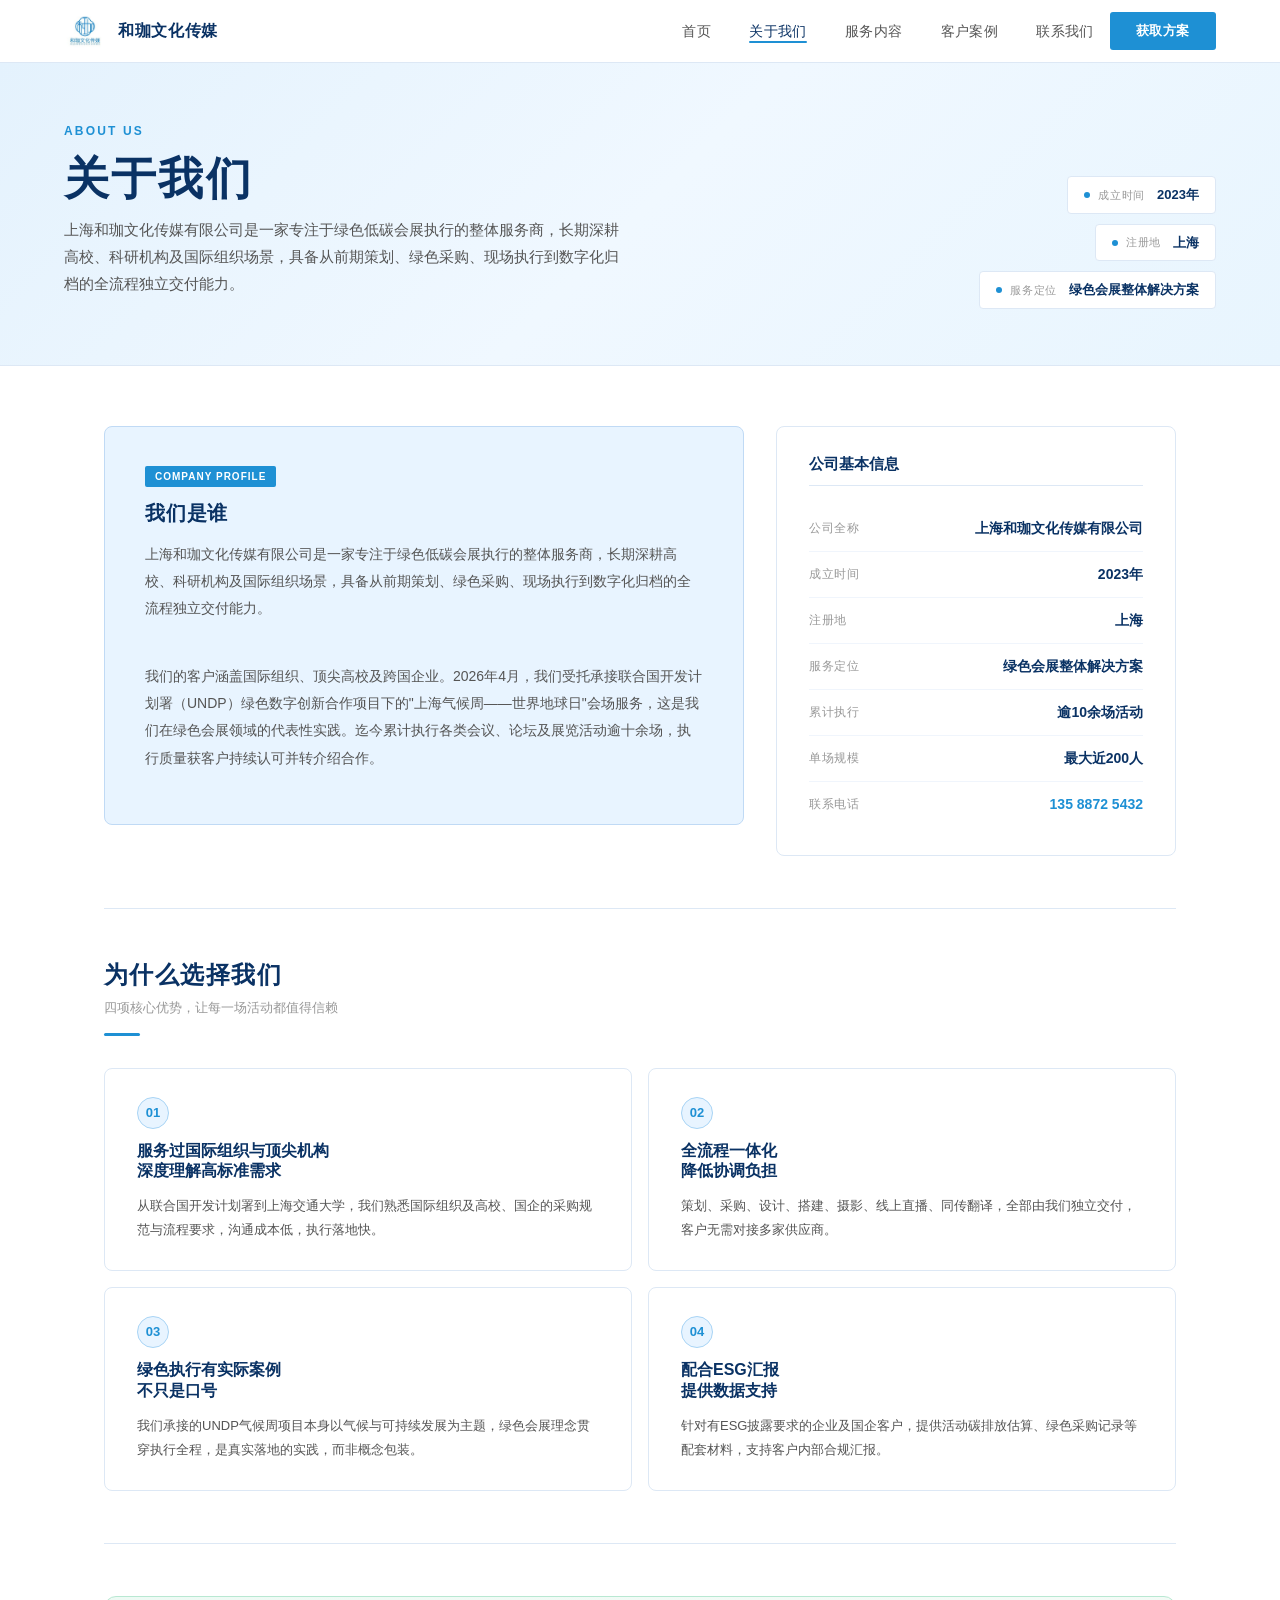
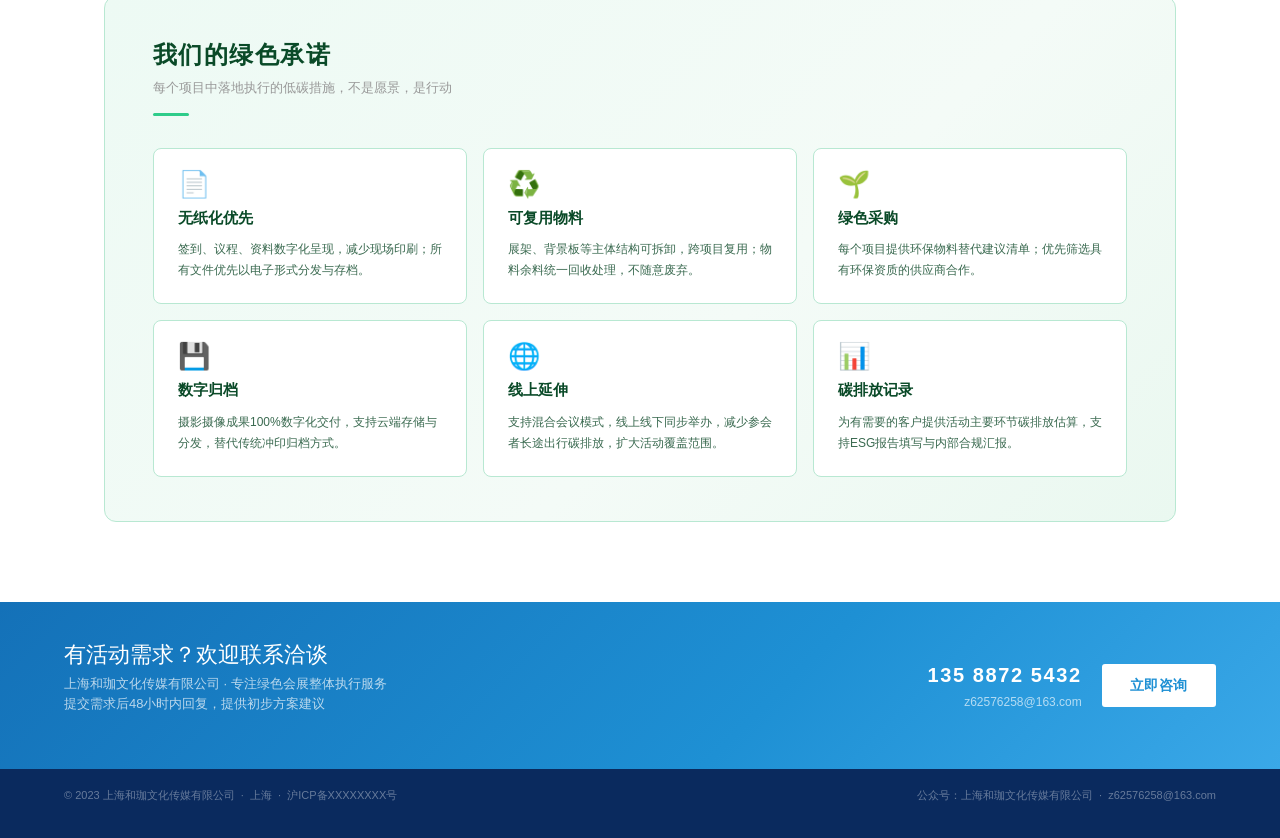
<file: hejia_about.html>
<!DOCTYPE html>
<html lang="zh-CN">
<head>
<meta charset="UTF-8">
<meta name="viewport" content="width=device-width, initial-scale=1.0">
<title>关于我们 — 上海和珈文化传媒有限公司</title>
<link rel="stylesheet" href="https://cdn.jsdelivr.net/npm/bootstrap@5.3.3/dist/css/bootstrap.min.css">
<style>
*,*::before,*::after{box-sizing:border-box;margin:0;padding:0}
html{scroll-behavior:smooth}
body{font-family:'PingFang SC','Microsoft YaHei','Hiragino Sans GB',sans-serif;
  background:#fff;color:#1a1a1a;overflow-x:hidden}

:root{
  --blue:#1E90D4;--blue-dark:#1471b8;--blue-pale:#e8f4ff;
  --blue-pale2:#f4f9ff;--green:#2ECC8A;--green-pale:#eafaf3;
  --navy:#0a3264;--muted:#555;--light:#999;--border:#dde8f5;
}

/* ── NAV ── */
#nav{
  position:fixed;top:0;left:0;right:0;z-index:1000;
  background:rgba(255,255,255,0.96);backdrop-filter:blur(14px);
  border-bottom:1px solid var(--border);height:62px;
  display:flex;align-items:center;justify-content:space-between;padding:0 64px;
  transition:box-shadow 0.3s;
}
#nav.scrolled{box-shadow:0 2px 24px rgba(30,144,212,0.10)}
.nav-logo{display:flex;align-items:center;gap:12px;text-decoration:none}
.nav-logo img{height:42px;width:42px;object-fit:contain}
.nav-logo-text{font-size:16px;font-weight:700;color:var(--navy);letter-spacing:0.04em}
.nav-links{display:flex;gap:38px;list-style:none}
.nav-links a{color:var(--muted);font-size:14px;letter-spacing:0.03em;text-decoration:none;
  transition:color 0.2s;position:relative;padding-bottom:4px}
.nav-links a::after{content:'';position:absolute;bottom:0;left:0;width:0;height:2px;
  background:var(--blue);transition:width 0.25s;border-radius:1px}
.nav-links a:hover,.nav-links a.active{color:var(--navy)}
.nav-links a:hover::after,.nav-links a.active::after{width:100%}
.nav-cta{background:var(--blue);color:#fff;padding:9px 26px;border-radius:3px;
  font-size:13px;font-weight:600;letter-spacing:0.04em;cursor:pointer;border:none;
  font-family:inherit;transition:background 0.2s,transform 0.15s}
.nav-cta:hover{background:var(--blue-dark);transform:translateY(-1px)}

/* ── PAGE HERO ── */
#page-hero{
  margin-top:62px;
  background:linear-gradient(135deg,#e4f2fd 0%,#f0f8ff 50%,#e8f5fe 100%);
  border-bottom:1.5px solid var(--border);
  padding:60px 64px 52px;
  display:flex;align-items:flex-end;justify-content:space-between;
}
.ph-left .ph-label{
  color:var(--blue);font-size:12px;letter-spacing:0.18em;font-weight:600;
  text-transform:uppercase;margin-bottom:12px;
}
.ph-left h1{
  color:var(--navy);font-size:clamp(32px,3.5vw,46px);
  font-weight:700;letter-spacing:0.05em;margin-bottom:10px;
}
.ph-left p{
  color:var(--muted);font-size:15px;line-height:1.8;max-width:560px;
}
.ph-right{
  display:flex;flex-direction:column;align-items:flex-end;gap:10px;
  padding-bottom:4px;
}
.info-badge{
  display:flex;align-items:center;gap:8px;
  background:#fff;border:1px solid var(--border);border-radius:4px;
  padding:8px 16px;
}
.info-badge .ib-label{color:var(--light);font-size:11px;letter-spacing:0.06em}
.info-badge .ib-val{color:var(--navy);font-size:13px;font-weight:600;margin-left:4px}
.info-badge .ib-dot{width:6px;height:6px;border-radius:50%;background:var(--blue);flex-shrink:0}

/* ── SECTION WRAPPER ── */
.page-body{max-width:1200px;margin:0 auto;padding:0 64px 80px}

/* ── INTRO SECTION ── */
#intro{padding-top:60px}
.intro-grid{display:grid;grid-template-columns:1.6fr 1fr;gap:32px;align-items:start}
.intro-card{
  background:var(--blue-pale);border:1px solid #c0daf5;border-radius:8px;
  padding:36px 40px;
}
.intro-card .ic-tag{
  display:inline-block;background:var(--blue);color:#fff;
  font-size:10px;letter-spacing:0.1em;padding:3px 10px;border-radius:2px;
  font-weight:600;margin-bottom:14px;
}
.intro-card h2{color:var(--navy);font-size:20px;font-weight:600;margin-bottom:16px;letter-spacing:0.04em}
.intro-card p{color:var(--muted);font-size:14px;line-height:1.95}

.facts-card{
  background:#fff;border:1px solid var(--border);border-radius:8px;
  padding:28px 32px;display:flex;flex-direction:column;gap:0;
}
.facts-card h3{color:var(--navy);font-size:15px;font-weight:600;
  margin-bottom:20px;padding-bottom:12px;border-bottom:1px solid var(--border)}
.fact-row{
  display:flex;justify-content:space-between;align-items:center;
  padding:12px 0;border-bottom:1px solid #f0f5fc;
}
.fact-row:last-child{border-bottom:none}
.fact-label{color:var(--light);font-size:12px;letter-spacing:0.06em}
.fact-val{color:var(--navy);font-size:14px;font-weight:600}

/* 分割线 */
.sec-divider{height:1px;background:var(--border);margin:52px 0}

/* ── WHY US ── */
#why-us .sec-hdr{margin-bottom:32px}
.sec-hdr h2{color:var(--navy);font-size:24px;font-weight:600;letter-spacing:0.06em}
.sec-hdr p{color:var(--light);font-size:13px;margin-top:6px}
.sec-hdr .ln{width:36px;height:2.5px;background:var(--blue);margin-top:12px;border-radius:2px}

.why-grid{}
.why-card{
  background:#fff;border:1px solid var(--border);border-radius:8px;
  padding:28px 32px;transition:box-shadow 0.25s,transform 0.25s,border-color 0.25s;
  display:flex;flex-direction:column;gap:12px;
}
.why-card:hover{
  box-shadow:0 6px 24px rgba(30,144,212,0.10);
  transform:translateY(-3px);border-color:#a8d4f5;
}
.wc-num{
  width:32px;height:32px;border-radius:50%;
  background:var(--blue-pale);border:1.5px solid #a8d4f5;
  display:flex;align-items:center;justify-content:center;
  color:var(--blue);font-size:13px;font-weight:700;flex-shrink:0;
}
.wc-title{color:var(--navy);font-size:16px;font-weight:600;line-height:1.3}
.wc-desc{color:var(--muted);font-size:13px;line-height:1.85}

/* ── GREEN PROMISE ── */
#green-promise{
  background:linear-gradient(135deg,#edfaf4 0%,#f4fbf7 60%,#eaf8f0 100%);
  border:1px solid #b8e8d2;border-radius:12px;padding:44px 48px;
}
#green-promise .sec-hdr{margin-bottom:32px}
#green-promise .sec-hdr h2{color:#0a4a28}
#green-promise .sec-hdr .ln{background:var(--green)}

.green-grid{}
.green-item{
  background:#fff;border:1px solid #b8e8d2;border-radius:8px;
  padding:22px 24px;display:flex;flex-direction:column;gap:10px;
  transition:box-shadow 0.2s,transform 0.2s;
}
.green-item:hover{box-shadow:0 4px 18px rgba(46,204,138,0.12);transform:translateY(-2px)}
.gi-icon{font-size:26px;line-height:1}
.gi-title{color:#0a4a28;font-size:15px;font-weight:600}
.gi-desc{color:#3a6a50;font-size:12px;line-height:1.75}

/* ── FOOTER CTA ── */
#cta-bar{
  background:linear-gradient(135deg,#1471b8 0%,#1E90D4 60%,#3aa8e8 100%);
  padding:40px 64px;display:flex;justify-content:space-between;align-items:center;
}
.cta-left h3{color:#fff;font-size:22px;font-weight:500;margin-bottom:6px}
.cta-left p{color:rgba(255,255,255,0.7);font-size:13px}
.cta-right{display:flex;gap:20px;align-items:center}
.cta-phone{color:#fff;font-size:20px;font-weight:600;letter-spacing:0.08em}
.cta-email{color:rgba(255,255,255,0.65);font-size:12px;margin-top:3px;text-align:right}
.btn-white{background:#fff;color:var(--blue);padding:11px 28px;border-radius:3px;
  font-size:14px;font-weight:700;cursor:pointer;border:none;font-family:inherit;
  transition:all 0.2s;letter-spacing:0.04em}
.btn-white:hover{background:var(--blue-pale);transform:translateY(-2px)}

footer{background:#0a2a5e;padding:18px 64px;display:flex;justify-content:space-between;align-items:center}
footer p{color:rgba(255,255,255,0.38);font-size:11px}

/* ── Scroll reveal ── */
.reveal{opacity:0;transform:translateY(28px);transition:opacity 0.7s ease,transform 0.7s ease}
.reveal.vis{opacity:1;transform:none}

@media(max-width:900px){
  #nav{padding:0 20px}
  .nav-links{display:none}
  #page-hero{flex-direction:column;gap:28px;padding:40px 24px 36px}
  .ph-right{align-items:flex-start}
  .page-body{padding:0 24px 60px}
  .intro-grid{grid-template-columns:1fr}
  #cta-bar{flex-direction:column;gap:20px;text-align:center;padding:32px 24px}
  .cta-email{text-align:center}
  footer{flex-direction:column;gap:6px;text-align:center;padding:16px 24px}
}
/* ── Bootstrap 5 + 移动端响应式补丁 ── */
#nav{padding:0!important;height:auto!important;min-height:62px;flex-wrap:wrap;align-items:stretch!important}
.hj-nav-inner{display:flex;align-items:center;justify-content:space-between;flex-wrap:wrap;width:100%;padding:0 64px;min-height:62px}
a.navbar-brand.nav-logo{padding:0;margin:0}
.navbar-toggler{border:1.5px solid var(--blue)!important;padding:5px 10px;border-radius:4px;box-shadow:none!important}
.navbar-toggler-icon{background-image:url("data:image/svg+xml,%3csvg xmlns='http://www.w3.org/2000/svg' viewBox='0 0 30 30'%3e%3cpath stroke='%231E90D4' stroke-linecap='round' stroke-miterlimit='10' stroke-width='2' d='M4 7h22M4 15h22M4 23h22'/%3e%3c/svg%3e")!important}
.navbar-collapse{flex-basis:100%}
.navbar-collapse.show .nav-links,.navbar-collapse.collapsing .nav-links{display:flex!important;flex-direction:column!important;gap:0;padding:8px 0 14px;border-top:1px solid var(--border);width:100%}
.navbar-collapse.show .nav-links a,.navbar-collapse.collapsing .nav-links a{display:block;padding:9px 4px;font-size:15px;border-bottom:1px solid #eef3fa;width:auto}
.navbar-collapse.show .nav-links a:last-child{border-bottom:none}
.navbar-collapse.show .nav-cta,.navbar-collapse.collapsing .nav-cta{display:block!important;width:100%;margin:10px 0 6px;text-align:center}
@media(max-width:991.98px){.hj-nav-inner{padding:10px 20px;min-height:0}}
@media(max-width:767.98px){
  #page-hero{padding:30px 20px 26px!important;flex-direction:column!important;gap:20px}
  .ph-right{align-items:flex-start}
  .page-body{padding:0 20px 50px!important}
  .intro-grid{grid-template-columns:1fr!important}
  #cta-bar{padding:30px 20px!important}
  footer{padding:14px 20px!important}
}
</style>
</head>
<body>

<!-- NAV -->
<nav class="navbar navbar-expand-lg fixed-top hj-navbar" id="nav">
  <div class="hj-nav-inner">
  <a class="navbar-brand nav-logo" href="hejia_home_v3_final.html">
    <img src="[data-uri]" alt="和珈Logo">
    <span class="nav-logo-text">和珈文化传媒</span>
  </a>
  <button class="navbar-toggler" type="button" data-bs-toggle="collapse" data-bs-target="#navbarMain" aria-controls="navbarMain" aria-expanded="false" aria-label="展开菜单">
    <span class="navbar-toggler-icon"></span>
  </button>
  <div class="collapse navbar-collapse" id="navbarMain">
    <ul class="navbar-nav ms-auto nav-links">
      <li><a href="hejia_home_v3_final.html">首页</a></li>
      <li><a href="hejia_about.html" class="active">关于我们</a></li>
      <li><a href="hejia_services.html">服务内容</a></li>
      <li><a href="hejia_cases.html">客户案例</a></li>
      <li><a href="hejia_contact.html">联系我们</a></li>
    </ul>
    <button class="nav-cta ms-3" onclick="document.getElementById('cta-bar').scrollIntoView({behavior:'smooth'})">获取方案</button>
  </div>
  </div>
</nav>

<!-- PAGE HERO -->
<div id="page-hero">
  <div class="ph-left">
    <div class="ph-label">About Us</div>
    <h1>关于我们</h1>
    <p>上海和珈文化传媒有限公司是一家专注于绿色低碳会展执行的整体服务商，长期深耕高校、科研机构及国际组织场景，具备从前期策划、绿色采购、现场执行到数字化归档的全流程独立交付能力。</p>
  </div>
  <div class="ph-right">
    <div class="info-badge">
      <div class="ib-dot"></div>
      <span class="ib-label">成立时间</span>
      <span class="ib-val">2023年</span>
    </div>
    <div class="info-badge">
      <div class="ib-dot"></div>
      <span class="ib-label">注册地</span>
      <span class="ib-val">上海</span>
    </div>
    <div class="info-badge">
      <div class="ib-dot"></div>
      <span class="ib-label">服务定位</span>
      <span class="ib-val">绿色会展整体解决方案</span>
    </div>
  </div>
</div>

<!-- PAGE BODY -->
<div class="page-body">

  <!-- 公司简介 + 基本信息 -->
  <section id="intro">
    <div class="intro-grid reveal">
      <!-- 简介卡片 -->
      <div class="intro-card">
        <span class="ic-tag">COMPANY PROFILE</span>
        <h2>我们是谁</h2>
        <p>上海和珈文化传媒有限公司是一家专注于绿色低碳会展执行的整体服务商，长期深耕高校、科研机构及国际组织场景，具备从前期策划、绿色采购、现场执行到数字化归档的全流程独立交付能力。</p>
        <br>
        <p>我们的客户涵盖国际组织、顶尖高校及跨国企业。2026年4月，我们受托承接联合国开发计划署（UNDP）绿色数字创新合作项目下的"上海气候周——世界地球日"会场服务，这是我们在绿色会展领域的代表性实践。迄今累计执行各类会议、论坛及展览活动逾十余场，执行质量获客户持续认可并转介绍合作。</p>
      </div>
      <!-- 基本信息卡片 -->
      <div class="facts-card">
        <h3>公司基本信息</h3>
        <div class="fact-row">
          <span class="fact-label">公司全称</span>
          <span class="fact-val">上海和珈文化传媒有限公司</span>
        </div>
        <div class="fact-row">
          <span class="fact-label">成立时间</span>
          <span class="fact-val">2023年</span>
        </div>
        <div class="fact-row">
          <span class="fact-label">注册地</span>
          <span class="fact-val">上海</span>
        </div>
        <div class="fact-row">
          <span class="fact-label">服务定位</span>
          <span class="fact-val">绿色会展整体解决方案</span>
        </div>
        <div class="fact-row">
          <span class="fact-label">累计执行</span>
          <span class="fact-val">逾10余场活动</span>
        </div>
        <div class="fact-row">
          <span class="fact-label">单场规模</span>
          <span class="fact-val">最大近200人</span>
        </div>
        <div class="fact-row">
          <span class="fact-label">联系电话</span>
          <span class="fact-val" style="color:var(--blue)">135 8872 5432</span>
        </div>
      </div>
    </div>
  </section>

  <div class="sec-divider"></div>

  <!-- 为什么选择我们 -->
  <section id="why-us" class="reveal">
    <div class="sec-hdr">
      <h2>为什么选择我们</h2>
      <p>四项核心优势，让每一场活动都值得信赖</p>
      <div class="ln"></div>
    </div>
    <div class="why-grid row g-3">
      <div class="col-12 col-md-6">
      <div class="why-card h-100">
        <div class="wc-num">01</div>
        <div class="wc-title">服务过国际组织与顶尖机构<br>深度理解高标准需求</div>
        <div class="wc-desc">从联合国开发计划署到上海交通大学，我们熟悉国际组织及高校、国企的采购规范与流程要求，沟通成本低，执行落地快。</div>
      </div>
      </div>
      <div class="col-12 col-md-6">
      <div class="why-card h-100">
        <div class="wc-num">02</div>
        <div class="wc-title">全流程一体化<br>降低协调负担</div>
        <div class="wc-desc">策划、采购、设计、搭建、摄影、线上直播、同传翻译，全部由我们独立交付，客户无需对接多家供应商。</div>
      </div>
      </div>
      <div class="col-12 col-md-6">
      <div class="why-card h-100">
        <div class="wc-num">03</div>
        <div class="wc-title">绿色执行有实际案例<br>不只是口号</div>
        <div class="wc-desc">我们承接的UNDP气候周项目本身以气候与可持续发展为主题，绿色会展理念贯穿执行全程，是真实落地的实践，而非概念包装。</div>
      </div>
      </div>
      <div class="col-12 col-md-6">
      <div class="why-card h-100">
        <div class="wc-num">04</div>
        <div class="wc-title">配合ESG汇报<br>提供数据支持</div>
        <div class="wc-desc">针对有ESG披露要求的企业及国企客户，提供活动碳排放估算、绿色采购记录等配套材料，支持客户内部合规汇报。</div>
      </div>
      </div>
    </div>
  </section>

  <div class="sec-divider"></div>

  <!-- 绿色承诺 -->
  <section id="green-promise" class="reveal">
    <div class="sec-hdr">
      <h2>我们的绿色承诺</h2>
      <p>每个项目中落地执行的低碳措施，不是愿景，是行动</p>
      <div class="ln"></div>
    </div>
    <div class="green-grid row g-3">
      <div class="col-6 col-md-4">
      <div class="green-item h-100">
        <div class="gi-icon">📄</div>
        <div class="gi-title">无纸化优先</div>
        <div class="gi-desc">签到、议程、资料数字化呈现，减少现场印刷；所有文件优先以电子形式分发与存档。</div>
      </div>
      </div>
      <div class="col-6 col-md-4">
      <div class="green-item h-100">
        <div class="gi-icon">♻️</div>
        <div class="gi-title">可复用物料</div>
        <div class="gi-desc">展架、背景板等主体结构可拆卸，跨项目复用；物料余料统一回收处理，不随意废弃。</div>
      </div>
      </div>
      <div class="col-6 col-md-4">
      <div class="green-item h-100">
        <div class="gi-icon">🌱</div>
        <div class="gi-title">绿色采购</div>
        <div class="gi-desc">每个项目提供环保物料替代建议清单；优先筛选具有环保资质的供应商合作。</div>
      </div>
      </div>
      <div class="col-6 col-md-4">
      <div class="green-item h-100">
        <div class="gi-icon">💾</div>
        <div class="gi-title">数字归档</div>
        <div class="gi-desc">摄影摄像成果100%数字化交付，支持云端存储与分发，替代传统冲印归档方式。</div>
      </div>
      </div>
      <div class="col-6 col-md-4">
      <div class="green-item h-100">
        <div class="gi-icon">🌐</div>
        <div class="gi-title">线上延伸</div>
        <div class="gi-desc">支持混合会议模式，线上线下同步举办，减少参会者长途出行碳排放，扩大活动覆盖范围。</div>
      </div>
      </div>
      <div class="col-6 col-md-4">
      <div class="green-item h-100">
        <div class="gi-icon">📊</div>
        <div class="gi-title">碳排放记录</div>
        <div class="gi-desc">为有需要的客户提供活动主要环节碳排放估算，支持ESG报告填写与内部合规汇报。</div>
      </div>
      </div>
    </div>
  </section>

</div><!-- /page-body -->

<!-- CTA -->
<div id="cta-bar">
  <div class="cta-left">
    <h3>有活动需求？欢迎联系洽谈</h3>
    <p>上海和珈文化传媒有限公司 · 专注绿色会展整体执行服务<br>提交需求后48小时内回复，提供初步方案建议</p>
  </div>
  <div class="cta-right">
    <div>
      <div class="cta-phone">135 8872 5432</div>
      <div class="cta-email">z62576258@163.com</div>
    </div>
    <button class="btn-white" onclick="window.location.href='mailto:z62576258@163.com'">立即咨询</button>
  </div>
</div>

<footer>
  <p>© 2023 上海和珈文化传媒有限公司 &nbsp;·&nbsp; 上海 &nbsp;·&nbsp; 沪ICP备XXXXXXXX号</p>
  <p>公众号：上海和珈文化传媒有限公司 &nbsp;·&nbsp; z62576258@163.com</p>
</footer>

<script>
window.addEventListener('scroll', () => {
  document.getElementById('nav').classList.toggle('scrolled', window.scrollY > 40);
});
const obs = new IntersectionObserver(entries => {
  entries.forEach(e => { if (e.isIntersecting) e.target.classList.add('vis'); });
}, { threshold: 0.08 });
document.querySelectorAll('.reveal').forEach(el => obs.observe(el));
</script>
<script src="https://cdn.jsdelivr.net/npm/bootstrap@5.3.3/dist/js/bootstrap.bundle.min.js"></script>
</body>
</html>
</file>
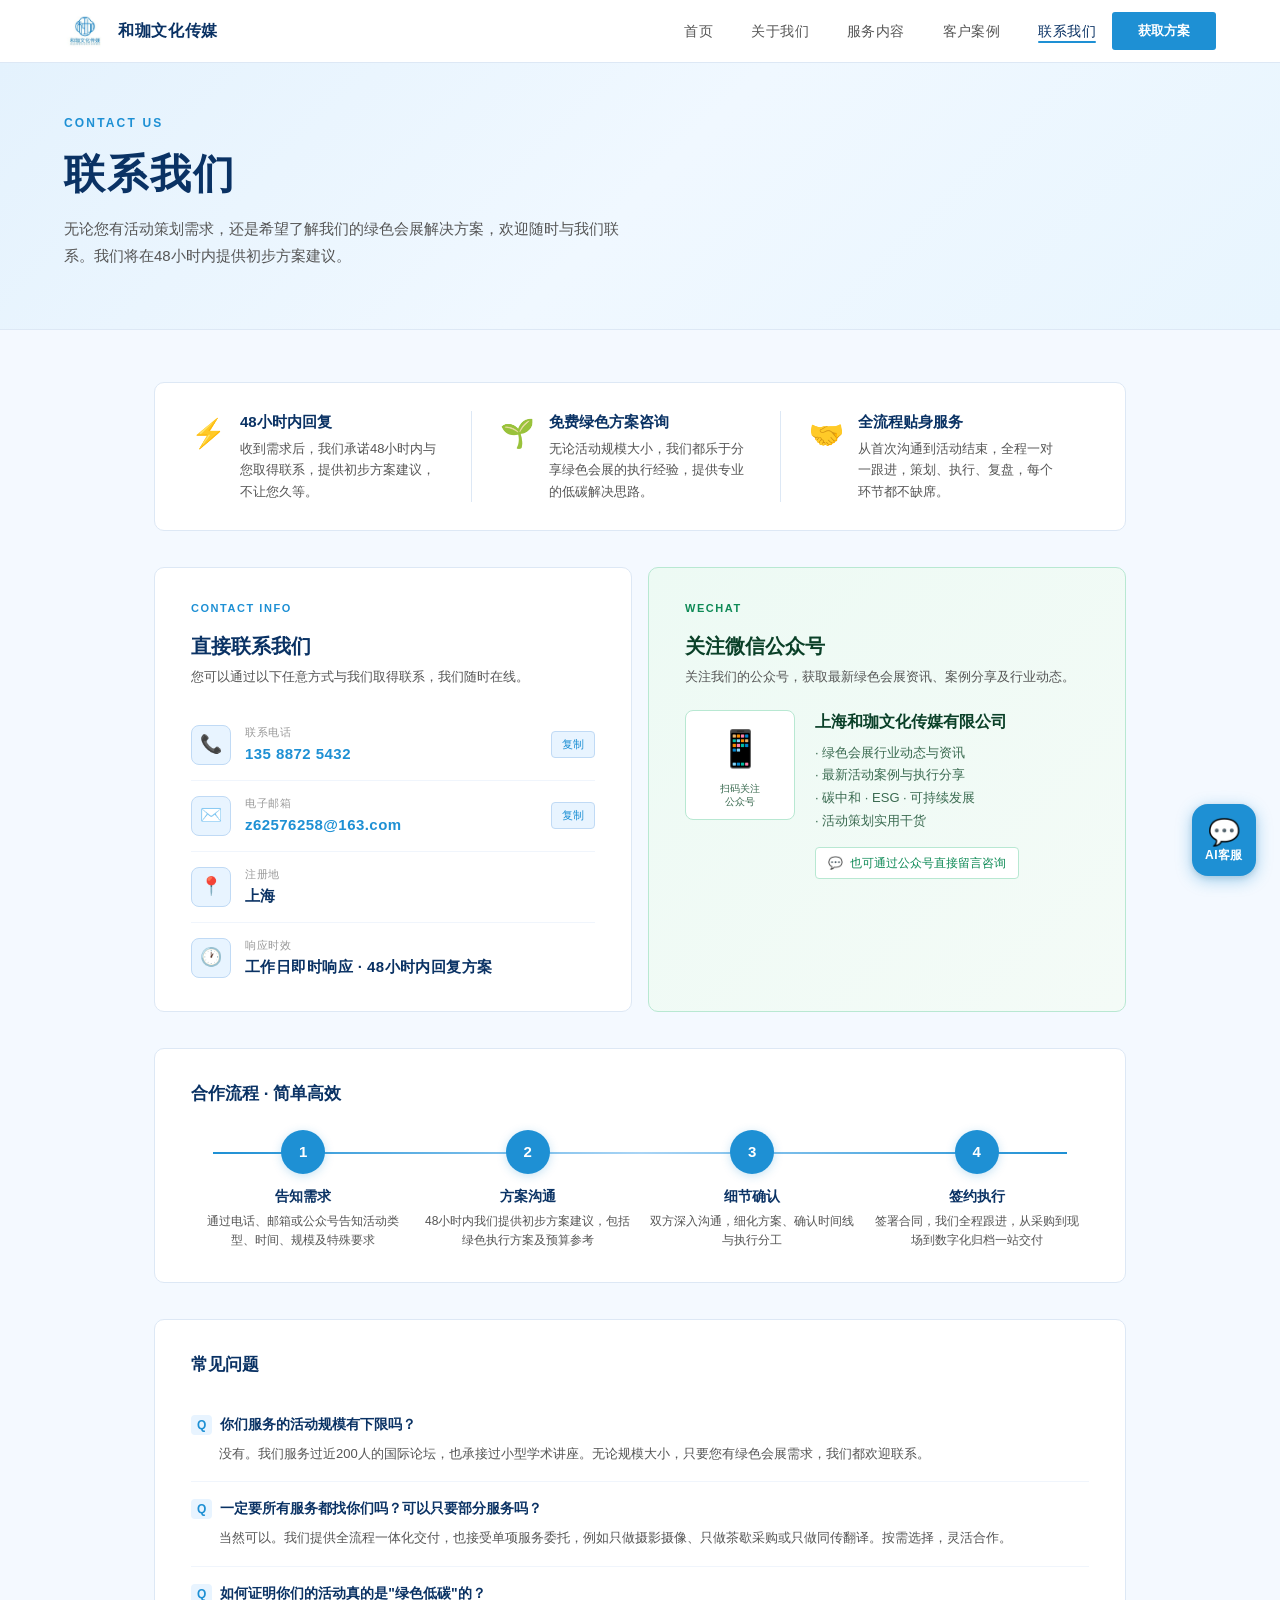
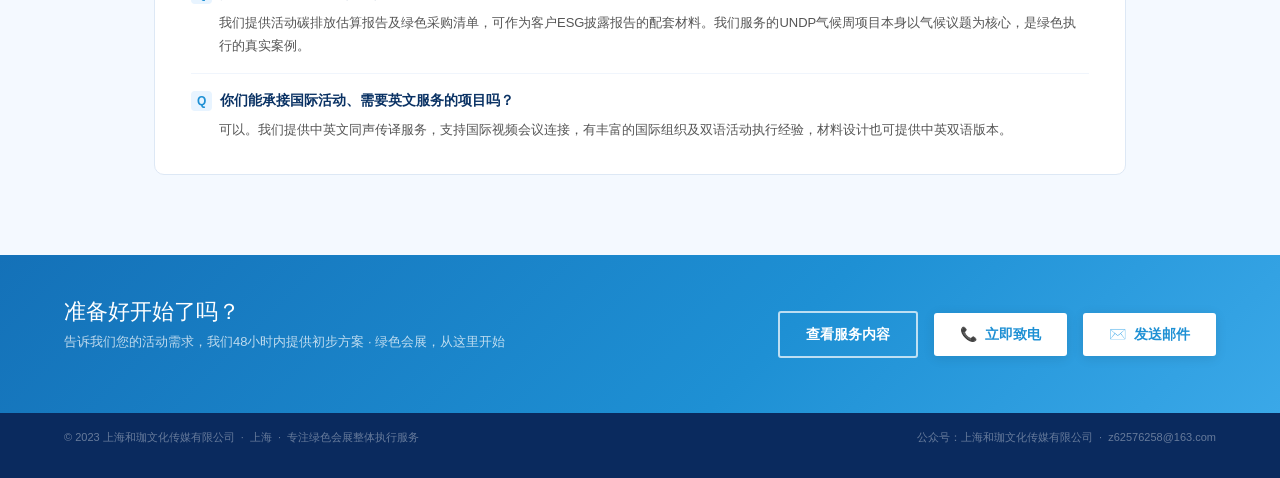
<file: hejia_contact.html>
<!DOCTYPE html>
<html lang="zh-CN">
<head>
<meta charset="UTF-8">
<meta name="viewport" content="width=device-width, initial-scale=1.0">
<title>联系我们 — 上海和珈文化传媒有限公司</title>
<link rel="stylesheet" href="https://cdn.jsdelivr.net/npm/bootstrap@5.3.3/dist/css/bootstrap.min.css">
<style>
*,*::before,*::after{box-sizing:border-box;margin:0;padding:0}
html{scroll-behavior:smooth}
body{font-family:'PingFang SC','Microsoft YaHei','Hiragino Sans GB',sans-serif;
  background:#f4f9ff;color:#1a1a1a;overflow-x:hidden}

:root{
  --blue:#1E90D4;--blue-dark:#1471b8;--blue-pale:#e8f4ff;
  --blue-pale2:#f4f9ff;--green:#2ECC8A;--green-dark:#0e8a56;
  --navy:#0a3264;--muted:#555;--light:#999;--border:#dde8f5;
}

/* NAV */
#nav{
  position:fixed;top:0;left:0;right:0;z-index:1000;
  background:rgba(255,255,255,0.96);backdrop-filter:blur(14px);
  border-bottom:1px solid var(--border);height:62px;
  display:flex;align-items:center;justify-content:space-between;padding:0 64px;
  transition:box-shadow 0.3s;
}
#nav.scrolled{box-shadow:0 2px 24px rgba(30,144,212,0.10)}
.nav-logo{display:flex;align-items:center;gap:12px;text-decoration:none}
.nav-logo img{height:42px;width:42px;object-fit:contain}
.nav-logo-text{font-size:16px;font-weight:700;color:var(--navy);letter-spacing:0.04em}
.nav-links{display:flex;gap:38px;list-style:none}
.nav-links a{color:var(--muted);font-size:14px;letter-spacing:0.03em;text-decoration:none;
  transition:color 0.2s;position:relative;padding-bottom:4px}
.nav-links a::after{content:'';position:absolute;bottom:0;left:0;width:0;height:2px;
  background:var(--blue);transition:width 0.25s;border-radius:1px}
.nav-links a:hover,.nav-links a.active{color:var(--navy)}
.nav-links a:hover::after,.nav-links a.active::after{width:100%}
.nav-cta{background:var(--blue);color:#fff;padding:9px 26px;border-radius:3px;
  font-size:13px;font-weight:600;cursor:pointer;border:none;font-family:inherit;
  transition:background 0.2s,transform 0.15s}
.nav-cta:hover{background:var(--blue-dark);transform:translateY(-1px)}

/* PAGE HERO */
#page-hero{
  margin-top:62px;
  background:linear-gradient(135deg,#e4f2fd 0%,#f0f8ff 50%,#e8f5fe 100%);
  border-bottom:1.5px solid var(--border);
  padding:52px 64px 44px;
}
.ph-label{color:var(--blue);font-size:12px;letter-spacing:0.18em;font-weight:600;
  text-transform:uppercase;margin-bottom:12px}
.ph-h1{color:var(--navy);font-size:clamp(30px,3.2vw,42px);font-weight:700;
  letter-spacing:0.05em;margin-bottom:10px}
.ph-p{color:var(--muted);font-size:15px;line-height:1.8;max-width:580px}

/* BODY */
.page-body{max-width:1100px;margin:0 auto;padding:52px 64px 80px}

/* PROMISE STRIP */
.promise-strip{
  background:#fff;border:1px solid var(--border);border-radius:10px;
  padding:28px 36px;margin-bottom:36px;
  display:flex;gap:0;
}
.promise-item{
  flex:1;display:flex;align-items:flex-start;gap:14px;
  padding:0 28px;border-right:1px solid var(--border);
}
.promise-item:first-child{padding-left:0}
.promise-item:last-child{border-right:none}
.pi-icon{font-size:28px;flex-shrink:0;margin-top:2px}
.pi-title{color:var(--navy);font-size:15px;font-weight:600;margin-bottom:4px}
.pi-desc{color:var(--muted);font-size:13px;line-height:1.65}

/* CONTACT GRID */
.contact-grid{
  margin-bottom:36px;
}

/* CARD BASE */
.c-card{
  background:#fff;border:1px solid var(--border);border-radius:10px;
  padding:32px 36px;
  transition:box-shadow 0.25s,transform 0.25s;
}
.c-card:hover{box-shadow:0 6px 24px rgba(30,144,212,0.10);transform:translateY(-2px)}
.c-card-label{color:var(--blue);font-size:11px;letter-spacing:0.14em;font-weight:600;
  margin-bottom:14px}
.c-card-title{color:var(--navy);font-size:20px;font-weight:600;margin-bottom:6px}
.c-card-sub{color:var(--muted);font-size:13px;margin-bottom:22px;line-height:1.6}

/* 联系方式条目 */
.contact-row{
  display:flex;align-items:center;gap:14px;
  padding:14px 0;border-bottom:1px solid #f0f5fc;
}
.contact-row:last-child{border-bottom:none;padding-bottom:0}
.cr-icon{
  width:40px;height:40px;border-radius:8px;
  background:var(--blue-pale);border:1px solid #c0daf5;
  display:flex;align-items:center;justify-content:center;
  font-size:18px;flex-shrink:0;
}
.cr-label{color:var(--light);font-size:11px;letter-spacing:0.06em;margin-bottom:3px}
.cr-val{color:var(--navy);font-size:15px;font-weight:600;letter-spacing:0.03em}
.cr-val a{color:var(--blue);text-decoration:none}
.cr-val a:hover{text-decoration:underline}
.cr-copy{
  margin-left:auto;background:var(--blue-pale);color:var(--blue);
  border:1px solid #c0daf5;border-radius:4px;
  font-size:11px;padding:4px 10px;cursor:pointer;font-family:inherit;
  transition:background 0.15s;white-space:nowrap;
}
.cr-copy:hover{background:#c8dff5}
.cr-copy.copied{background:#d6f5e8;color:var(--green-dark);border-color:#8ed8bb}

/* 微信公众号卡片 */
.wechat-card{
  background:linear-gradient(135deg,#edfaf4 0%,#f4fbf7 100%);
  border:1px solid #b8e8d2;
}
.wechat-card .c-card-label{color:var(--green-dark)}
.wechat-card .c-card-title{color:#0a4028}
.wechat-qr-placeholder{
  width:110px;height:110px;border-radius:8px;
  background:#fff;border:1.5px solid #b8e8d2;
  display:flex;flex-direction:column;align-items:center;justify-content:center;
  gap:6px;flex-shrink:0;
}
.wechat-info-wrap{display:flex;gap:20px;align-items:flex-start}
.wechat-info{flex:1}
.wechat-name{color:#0a4028;font-size:16px;font-weight:600;margin-bottom:8px}
.wechat-desc{color:#3a6a50;font-size:13px;line-height:1.75}
.wechat-tip{
  display:inline-flex;align-items:center;gap:6px;
  background:#fff;border:1px solid #b8e8d2;border-radius:4px;
  padding:6px 12px;font-size:12px;color:var(--green-dark);font-weight:500;
  margin-top:14px;
}

/* PROCESS SECTION */
.process-wrap{
  background:#fff;border:1px solid var(--border);border-radius:10px;
  padding:32px 36px;margin-bottom:36px;
}
.pw-title{color:var(--navy);font-size:17px;font-weight:600;margin-bottom:24px}
.process-steps{display:flex;gap:0;align-items:flex-start;position:relative}
.process-steps::before{
  content:'';position:absolute;top:22px;left:22px;right:22px;height:1.5px;
  background:linear-gradient(to right,var(--blue),#a8d4f5,var(--blue));
  z-index:0;
}
.step{flex:1;display:flex;flex-direction:column;align-items:center;
  text-align:center;position:relative;z-index:1}
.step-num{
  width:44px;height:44px;border-radius:50%;
  background:var(--blue);color:#fff;font-size:15px;font-weight:700;
  display:flex;align-items:center;justify-content:center;
  margin-bottom:12px;box-shadow:0 2px 10px rgba(30,144,212,0.25);
}
.step-title{color:var(--navy);font-size:14px;font-weight:600;margin-bottom:5px}
.step-desc{color:var(--muted);font-size:12px;line-height:1.6;padding:0 8px}

/* FAQ */
.faq-wrap{
  background:#fff;border:1px solid var(--border);border-radius:10px;
  padding:32px 36px;
}
.fw-title{color:var(--navy);font-size:17px;font-weight:600;margin-bottom:20px}
.faq-item{border-bottom:1px solid #f0f5fc;padding:16px 0}
.faq-item:last-child{border-bottom:none;padding-bottom:0}
.faq-q{color:var(--navy);font-size:14px;font-weight:600;margin-bottom:7px;
  display:flex;align-items:flex-start;gap:8px}
.faq-q::before{content:'Q';color:var(--blue);font-size:12px;font-weight:700;
  background:var(--blue-pale);border-radius:4px;padding:1px 6px;flex-shrink:0;margin-top:1px}
.faq-a{color:var(--muted);font-size:13px;line-height:1.8;padding-left:28px}

/* FOOTER CTA */
#contact-cta{
  background:linear-gradient(135deg,#1471b8 0%,#1E90D4 60%,#3aa8e8 100%);
  padding:44px 64px;display:flex;justify-content:space-between;align-items:center;
}
.ct-left h3{color:#fff;font-size:22px;font-weight:500;margin-bottom:6px}
.ct-left p{color:rgba(255,255,255,0.72);font-size:13px;line-height:1.7}
.ct-right{display:flex;gap:16px;align-items:center}
.btn-white{background:#fff;color:var(--blue);padding:11px 26px;border-radius:3px;
  font-size:14px;font-weight:700;cursor:pointer;border:none;font-family:inherit;
  transition:all 0.2s;box-shadow:0 2px 12px rgba(0,0,0,0.1)}
.btn-white:hover{background:var(--blue-pale);transform:translateY(-2px)}
.btn-outline-w{background:transparent;color:#fff;padding:11px 26px;border-radius:3px;
  font-size:14px;font-weight:600;cursor:pointer;border:2px solid rgba(255,255,255,0.7);
  font-family:inherit;transition:all 0.2s}
.btn-outline-w:hover{background:rgba(255,255,255,0.15)}

footer{background:#0a2a5e;padding:16px 64px;display:flex;justify-content:space-between;align-items:center}
footer p{color:rgba(255,255,255,0.38);font-size:11px}

/* Reveal */
.reveal{opacity:0;transform:translateY(22px);transition:opacity 0.65s ease,transform 0.65s ease}
.reveal.vis{opacity:1;transform:none}

@media(max-width:900px){
  #nav{padding:0 20px}
  .nav-links{display:none}
  .page-body{padding:32px 20px 60px}
  .promise-strip{flex-direction:column;gap:18px}
  .promise-item{border-right:none;border-bottom:1px solid var(--border);padding:0 0 18px}
  .promise-item:last-child{border-bottom:none;padding-bottom:0}
  .process-steps{flex-direction:column;gap:20px}
  .process-steps::before{display:none}
  .step{flex-direction:row;text-align:left;gap:14px}
  .step-num{flex-shrink:0}
  #contact-cta{flex-direction:column;gap:20px;text-align:center;padding:32px 24px}
  .ct-right{flex-direction:column}
  footer{flex-direction:column;gap:6px;text-align:center;padding:14px 20px}
}
/* ── Bootstrap 5 + 移动端响应式补丁 ── */
#nav{padding:0!important;height:auto!important;min-height:62px;flex-wrap:wrap;align-items:stretch!important}
.hj-nav-inner{display:flex;align-items:center;justify-content:space-between;flex-wrap:wrap;width:100%;padding:0 64px;min-height:62px}
a.navbar-brand.nav-logo{padding:0;margin:0}
.navbar-toggler{border:1.5px solid var(--blue)!important;padding:5px 10px;border-radius:4px;box-shadow:none!important}
.navbar-toggler-icon{background-image:url("data:image/svg+xml,%3csvg xmlns='http://www.w3.org/2000/svg' viewBox='0 0 30 30'%3e%3cpath stroke='%231E90D4' stroke-linecap='round' stroke-miterlimit='10' stroke-width='2' d='M4 7h22M4 15h22M4 23h22'/%3e%3c/svg%3e")!important}
.navbar-collapse{flex-basis:100%}
.navbar-collapse.show .nav-links,.navbar-collapse.collapsing .nav-links{display:flex!important;flex-direction:column!important;gap:0;padding:8px 0 14px;border-top:1px solid var(--border);width:100%}
.navbar-collapse.show .nav-links a,.navbar-collapse.collapsing .nav-links a{display:block;padding:9px 4px;font-size:15px;border-bottom:1px solid #eef3fa;width:auto}
.navbar-collapse.show .nav-links a:last-child{border-bottom:none}
.navbar-collapse.show .nav-cta,.navbar-collapse.collapsing .nav-cta{display:block!important;width:100%;margin:10px 0 6px;text-align:center}
@media(max-width:991.98px){.hj-nav-inner{padding:10px 20px;min-height:0}}
@media(max-width:767.98px){
  #page-hero{padding:30px 20px 26px!important;flex-direction:column!important;gap:20px}
  .ph-right{align-items:flex-start}
  .page-body{padding:0 20px 50px!important}
  #contact-cta{padding:30px 20px!important;flex-direction:column;gap:20px;text-align:center}
  .ct-right{flex-direction:column;text-align:center}
  footer{padding:14px 20px!important}
}
</style>
</head>
<body>

<!-- NAV -->
<nav class="navbar navbar-expand-lg fixed-top hj-navbar" id="nav">
  <div class="hj-nav-inner">
  <a class="navbar-brand nav-logo" href="hejia_home_v3_final.html">
    <img src="[data-uri]" alt="和珈Logo">
    <span class="nav-logo-text">和珈文化传媒</span>
  </a>
  <button class="navbar-toggler" type="button" data-bs-toggle="collapse" data-bs-target="#navbarMain" aria-controls="navbarMain" aria-expanded="false" aria-label="展开菜单">
    <span class="navbar-toggler-icon"></span>
  </button>
  <div class="collapse navbar-collapse" id="navbarMain">
    <ul class="navbar-nav ms-auto nav-links">
      <li><a href="hejia_home_v3_final.html">首页</a></li>
      <li><a href="hejia_about.html">关于我们</a></li>
      <li><a href="hejia_services.html">服务内容</a></li>
      <li><a href="hejia_cases.html">客户案例</a></li>
      <li><a href="hejia_contact.html" class="active">联系我们</a></li>
    </ul>
    <button class="nav-cta ms-3" onclick="window.location.href='mailto:z62576258@163.com'">获取方案</button>
  </div>
  </div>
</nav>

<!-- PAGE HERO -->
<div id="page-hero">
  <div class="ph-label">Contact Us</div>
  <div class="ph-h1">联系我们</div>
  <p class="ph-p">无论您有活动策划需求，还是希望了解我们的绿色会展解决方案，欢迎随时与我们联系。我们将在48小时内提供初步方案建议。</p>
</div>

<div class="page-body">

  <!-- 三项承诺 -->
  <div class="promise-strip reveal">
    <div class="promise-item">
      <div class="pi-icon">⚡</div>
      <div>
        <div class="pi-title">48小时内回复</div>
        <div class="pi-desc">收到需求后，我们承诺48小时内与您取得联系，提供初步方案建议，不让您久等。</div>
      </div>
    </div>
    <div class="promise-item">
      <div class="pi-icon">🌱</div>
      <div>
        <div class="pi-title">免费绿色方案咨询</div>
        <div class="pi-desc">无论活动规模大小，我们都乐于分享绿色会展的执行经验，提供专业的低碳解决思路。</div>
      </div>
    </div>
    <div class="promise-item">
      <div class="pi-icon">🤝</div>
      <div>
        <div class="pi-title">全流程贴身服务</div>
        <div class="pi-desc">从首次沟通到活动结束，全程一对一跟进，策划、执行、复盘，每个环节都不缺席。</div>
      </div>
    </div>
  </div>

  <!-- 联系方式 + 微信公众号 -->
  <div class="contact-grid row g-3 reveal">

    <!-- 联系方式卡 -->
    <div class="col-12 col-md-6">
    <div class="c-card h-100">
      <div class="c-card-label">CONTACT INFO</div>
      <div class="c-card-title">直接联系我们</div>
      <div class="c-card-sub">您可以通过以下任意方式与我们取得联系，我们随时在线。</div>

      <div class="contact-row">
        <div class="cr-icon">📞</div>
        <div>
          <div class="cr-label">联系电话</div>
          <div class="cr-val"><a href="tel:13588725432">135 8872 5432</a></div>
        </div>
        <button class="cr-copy" onclick="copyText('13588725432',this)">复制</button>
      </div>

      <div class="contact-row">
        <div class="cr-icon">✉️</div>
        <div>
          <div class="cr-label">电子邮箱</div>
          <div class="cr-val"><a href="mailto:z62576258@163.com">z62576258@163.com</a></div>
        </div>
        <button class="cr-copy" onclick="copyText('z62576258@163.com',this)">复制</button>
      </div>

      <div class="contact-row">
        <div class="cr-icon">📍</div>
        <div>
          <div class="cr-label">注册地</div>
          <div class="cr-val">上海</div>
        </div>
      </div>

      <div class="contact-row">
        <div class="cr-icon">🕐</div>
        <div>
          <div class="cr-label">响应时效</div>
          <div class="cr-val">工作日即时响应 · 48小时内回复方案</div>
        </div>
      </div>
    </div>
    </div><!-- /col -->

    <!-- 微信公众号卡 -->
    <div class="col-12 col-md-6">
    <div class="c-card wechat-card h-100">
      <div class="c-card-label">WECHAT</div>
      <div class="c-card-title">关注微信公众号</div>
      <div class="c-card-sub">关注我们的公众号，获取最新绿色会展资讯、案例分享及行业动态。</div>
      <div class="wechat-info-wrap">
        <div class="wechat-qr-placeholder">
          <span style="font-size:36px">📱</span>
          <span style="font-size:10px;color:#3a6a50;text-align:center;line-height:1.3">扫码关注<br>公众号</span>
        </div>
        <div class="wechat-info">
          <div class="wechat-name">上海和珈文化传媒有限公司</div>
          <div class="wechat-desc">
            · 绿色会展行业动态与资讯<br>
            · 最新活动案例与执行分享<br>
            · 碳中和 · ESG · 可持续发展<br>
            · 活动策划实用干货
          </div>
          <div class="wechat-tip">💬 &nbsp;也可通过公众号直接留言咨询</div>
        </div>
      </div>
    </div>
    </div><!-- /col -->

  </div>

  <!-- 合作流程 -->
  <div class="process-wrap reveal">
    <div class="pw-title">合作流程 · 简单高效</div>
    <div class="process-steps">
      <div class="step">
        <div class="step-num">1</div>
        <div>
          <div class="step-title">告知需求</div>
          <div class="step-desc">通过电话、邮箱或公众号告知活动类型、时间、规模及特殊要求</div>
        </div>
      </div>
      <div class="step">
        <div class="step-num">2</div>
        <div>
          <div class="step-title">方案沟通</div>
          <div class="step-desc">48小时内我们提供初步方案建议，包括绿色执行方案及预算参考</div>
        </div>
      </div>
      <div class="step">
        <div class="step-num">3</div>
        <div>
          <div class="step-title">细节确认</div>
          <div class="step-desc">双方深入沟通，细化方案、确认时间线与执行分工</div>
        </div>
      </div>
      <div class="step">
        <div class="step-num">4</div>
        <div>
          <div class="step-title">签约执行</div>
          <div class="step-desc">签署合同，我们全程跟进，从采购到现场到数字化归档一站交付</div>
        </div>
      </div>
    </div>
  </div>

  <!-- 常见问题 -->
  <div class="faq-wrap reveal">
    <div class="fw-title">常见问题</div>
    <div class="faq-item">
      <div class="faq-q">你们服务的活动规模有下限吗？</div>
      <div class="faq-a">没有。我们服务过近200人的国际论坛，也承接过小型学术讲座。无论规模大小，只要您有绿色会展需求，我们都欢迎联系。</div>
    </div>
    <div class="faq-item">
      <div class="faq-q">一定要所有服务都找你们吗？可以只要部分服务吗？</div>
      <div class="faq-a">当然可以。我们提供全流程一体化交付，也接受单项服务委托，例如只做摄影摄像、只做茶歇采购或只做同传翻译。按需选择，灵活合作。</div>
    </div>
    <div class="faq-item">
      <div class="faq-q">如何证明你们的活动真的是"绿色低碳"的？</div>
      <div class="faq-a">我们提供活动碳排放估算报告及绿色采购清单，可作为客户ESG披露报告的配套材料。我们服务的UNDP气候周项目本身以气候议题为核心，是绿色执行的真实案例。</div>
    </div>
    <div class="faq-item">
      <div class="faq-q">你们能承接国际活动、需要英文服务的项目吗？</div>
      <div class="faq-a">可以。我们提供中英文同声传译服务，支持国际视频会议连接，有丰富的国际组织及双语活动执行经验，材料设计也可提供中英双语版本。</div>
    </div>
  </div>

</div><!-- /page-body -->

<!-- BOTTOM CTA -->
<section id="contact-cta">
  <div class="ct-left">
    <h3>准备好开始了吗？</h3>
    <p>告诉我们您的活动需求，我们48小时内提供初步方案 · 绿色会展，从这里开始</p>
  </div>
  <div class="ct-right">
    <button class="btn-outline-w" onclick="window.location.href='hejia_services.html'">查看服务内容</button>
    <button class="btn-white" onclick="window.location.href='tel:13588725432'">📞 &nbsp;立即致电</button>
    <button class="btn-white" onclick="window.location.href='mailto:z62576258@163.com'">✉️ &nbsp;发送邮件</button>
  </div>
</section>

<footer>
  <p>© 2023 上海和珈文化传媒有限公司 &nbsp;·&nbsp; 上海 &nbsp;·&nbsp; 专注绿色会展整体执行服务</p>
  <p>公众号：上海和珈文化传媒有限公司 &nbsp;·&nbsp; z62576258@163.com</p>
</footer>

<script>
window.addEventListener('scroll', () => {
  document.getElementById('nav').classList.toggle('scrolled', window.scrollY > 40);
});

const obs = new IntersectionObserver(entries => {
  entries.forEach(e => { if (e.isIntersecting) e.target.classList.add('vis'); });
}, { threshold: 0.08 });
document.querySelectorAll('.reveal').forEach(el => obs.observe(el));

// 复制功能
function copyText(text, btn) {
  navigator.clipboard.writeText(text).then(() => {
    btn.textContent = '已复制 ✓';
    btn.classList.add('copied');
    setTimeout(() => {
      btn.textContent = '复制';
      btn.classList.remove('copied');
    }, 2000);
  }).catch(() => {
    // Fallback
    const el = document.createElement('textarea');
    el.value = text;
    document.body.appendChild(el);
    el.select();
    document.execCommand('copy');
    document.body.removeChild(el);
    btn.textContent = '已复制 ✓';
    btn.classList.add('copied');
    setTimeout(() => { btn.textContent = '复制'; btn.classList.remove('copied'); }, 2000);
  });
}
</script>
<script src="https://cdn.jsdelivr.net/npm/bootstrap@5.3.3/dist/js/bootstrap.bundle.min.js"></script>
<link rel="stylesheet" href="chatbot.css?v=20260609-wechat-3">
<script src="chatbot.js?v=20260609-wechat-3"></script>
</body>
</html>
</file>
<file: chatbot.css>
/* ============================================================
   chatbot.css — 上海和珈文化传媒有限公司 官网智能客服样式
   作用域前缀：#hj-  避免与现有网页 CSS 冲突
   品牌色系与 company CSS Variables 保持一致
   ============================================================ */

/* ------------------------------------------------------------
   CSS 变量（品牌色系）
   ------------------------------------------------------------ */
:root {
  --hj-primary:       #1E90D4;  /* 主蓝色 */
  --hj-primary-dark:  #1471b8;  /* 深蓝色（悬停态） */
  --hj-primary-light: #e8f4ff;  /* 浅蓝背景 */
  --hj-title-dark:    #0a3264;  /* 深蓝（标题） */
  --hj-green:         #2ECC8A;  /* 辅助绿色（在线状态等） */
  --hj-border:        #dde8f5;  /* 边框色 */
  --hj-text:          #555;     /* 正文灰 */
  --hj-white:         #ffffff;
  --hj-bot-bubble:    #f0f7ff;  /* 机器人消息气泡背景 */
  --hj-shadow:        0 4px 24px rgba(30, 144, 212, 0.18);
  --hj-radius:        12px;
  --hj-transition:    0.25s ease;
}


/* ============================================================
   浮动触发按钮  #hj-chat-btn
   ============================================================ */
#hj-chat-btn {
  position: fixed;
  right: 24px;
  bottom: 24px;
  z-index: 9999;

  width: 64px;
  height: 72px;
  border-radius: 16px;
  border: none;
  cursor: pointer;
  outline: none;

  background-color: var(--hj-primary);
  color: var(--hj-white);

  display: flex;
  flex-direction: column;
  align-items: center;
  justify-content: center;
  gap: 4px;

  box-shadow: 0 4px 16px rgba(30, 144, 212, 0.40),
              0 2px 6px  rgba(0, 0, 0, 0.12);

  transition: background-color var(--hj-transition),
              transform       var(--hj-transition),
              box-shadow      var(--hj-transition);
}

/* 图标（上方） */
.hj-btn-icon {
  font-size: 26px;
  line-height: 1;
  pointer-events: none;
}

/* 文字（下方） */
.hj-btn-label {
  font-size: 12px;
  font-weight: 600;
  letter-spacing: 0.04em;
  line-height: 1;
  pointer-events: none;
  font-family: 'PingFang SC', 'Microsoft YaHei', sans-serif;
}

#hj-chat-btn:hover {
  background-color: var(--hj-primary-dark);
  transform: scale(1.08);
  box-shadow: 0 6px 20px rgba(30, 144, 212, 0.50),
              0 3px 8px  rgba(0, 0, 0, 0.15);
}

#hj-chat-btn:active {
  transform: scale(0.96);
}

/* SVG / 图标居中辅助 */
#hj-chat-btn svg {
  width: 26px;
  height: 26px;
  fill: var(--hj-white);
  pointer-events: none;
}


/* ============================================================
   聊天窗口  #hj-chat-window
   ============================================================ */
#hj-chat-window {
  position: fixed;
  right: 24px;
  bottom: 90px;           /* 悬浮在按钮上方 */
  z-index: 9998;

  width: 360px;
  max-height: 500px;
  border-radius: var(--hj-radius);
  overflow: hidden;

  background-color: var(--hj-white);
  border: 1px solid var(--hj-border);
  box-shadow: var(--hj-shadow);

  display: none;          /* 默认隐藏；JS 切换为 flex */
  flex-direction: column;

  /* 打开/关闭动画基础 */
  opacity: 0;
  transform: translateY(12px) scale(0.97);
  transition: opacity    var(--hj-transition),
              transform  var(--hj-transition);
}

/* 打开状态（JS 添加 .hj-open 类） */
#hj-chat-window.hj-open {
  display: flex;
  opacity: 1;
  transform: translateY(0) scale(1);
}


/* ============================================================
   标题栏  #hj-chat-header
   ============================================================ */
#hj-chat-header {
  flex-shrink: 0;

  display: flex;
  align-items: center;
  justify-content: space-between;
  padding: 0 16px;
  height: 52px;

  background-color: var(--hj-primary);
  border-radius: var(--hj-radius) var(--hj-radius) 0 0;
  color: var(--hj-white);
}

/* 左侧品牌区：头像 + 名称 */
#hj-chat-header .hj-header-brand {
  display: flex;
  align-items: center;
  gap: 10px;
}

/* 头部小头像 */
#hj-chat-header .hj-header-avatar {
  width: 32px;
  height: 32px;
  border-radius: 50%;
  background-color: rgba(255, 255, 255, 0.22);
  border: 1.5px solid rgba(255, 255, 255, 0.55);
  display: flex;
  align-items: center;
  justify-content: center;
  font-size: 14px;
  font-weight: 700;
  color: var(--hj-white);
  flex-shrink: 0;
}

/* 标题文字 */
#hj-chat-header .hj-header-title {
  font-size: 15px;
  font-weight: 600;
  letter-spacing: 0.02em;
  color: var(--hj-white);
}

/* 在线状态小点 */
#hj-chat-header .hj-header-status {
  font-size: 11px;
  color: rgba(255, 255, 255, 0.80);
  display: flex;
  align-items: center;
  gap: 4px;
  margin-top: 1px;
}

#hj-chat-header .hj-header-status::before {
  content: "";
  display: inline-block;
  width: 7px;
  height: 7px;
  border-radius: 50%;
  background-color: var(--hj-green);
  flex-shrink: 0;
}

/* 关闭按钮 */
#hj-chat-header .hj-close-btn {
  width: 30px;
  height: 30px;
  border: none;
  background: transparent;
  color: var(--hj-white);
  font-size: 20px;
  line-height: 1;
  cursor: pointer;
  border-radius: 50%;
  display: flex;
  align-items: center;
  justify-content: center;
  transition: background-color var(--hj-transition);
  flex-shrink: 0;
}

#hj-chat-header .hj-close-btn:hover {
  background-color: rgba(255, 255, 255, 0.20);
}


/* ============================================================
   消息列表区  #hj-messages
   ============================================================ */
#hj-messages {
  flex: 1 1 auto;
  overflow-y: auto;
  min-height: 0;          /* 让 flex 子项可以收缩并滚动 */
  height: 340px;

  display: flex;
  flex-direction: column;
  gap: 8px;
  padding: 14px 12px;

  background-color: #f7fbff;
}

/* 自定义滚动条（Webkit） */
#hj-messages::-webkit-scrollbar {
  width: 4px;
}
#hj-messages::-webkit-scrollbar-track {
  background: transparent;
}
#hj-messages::-webkit-scrollbar-thumb {
  background-color: var(--hj-border);
  border-radius: 4px;
}
#hj-messages::-webkit-scrollbar-thumb:hover {
  background-color: #b8cce0;
}


/* ============================================================
   消息气泡 — 通用
   ============================================================ */
.hj-msg-user,
.hj-msg-bot {
  display: flex;
  align-items: flex-end;
  gap: 8px;
  max-width: 100%;
  animation: hj-fade-in 0.22s ease forwards;
}

/* 气泡文字内容 */
.hj-msg-user .hj-bubble,
.hj-msg-bot  .hj-bubble {
  max-width: 75%;
  padding: 9px 13px;
  border-radius: 16px;
  font-size: 14px;
  line-height: 1.6;
  word-break: break-word;
  white-space: pre-wrap;
}


/* ============================================================
   用户消息  .hj-msg-user
   ============================================================ */
.hj-msg-user {
  flex-direction: row-reverse; /* 气泡靠右 */
  align-self: flex-end;
}

.hj-msg-user .hj-bubble {
  background-color: var(--hj-primary);
  color: var(--hj-white);
  border-bottom-right-radius: 4px; /* 右下角收尖，模拟对话尖角 */
}


/* ============================================================
   机器人消息  .hj-msg-bot
   ============================================================ */
.hj-msg-bot {
  flex-direction: row; /* 头像在左 */
  align-self: flex-start;
}

/* 机器人头像小圆圈 */
.hj-msg-bot .hj-bot-avatar {
  width: 28px;
  height: 28px;
  border-radius: 50%;
  background-color: var(--hj-primary);
  color: var(--hj-white);
  font-size: 12px;
  font-weight: 700;
  display: flex;
  align-items: center;
  justify-content: center;
  flex-shrink: 0;
  align-self: flex-end;
  margin-bottom: 2px;
  box-shadow: 0 2px 6px rgba(30, 144, 212, 0.30);
}

.hj-msg-bot .hj-bubble {
  background-color: var(--hj-bot-bubble);
  color: var(--hj-text);
  border: 1px solid var(--hj-border);
  border-bottom-left-radius: 4px; /* 左下角收尖 */
}


/* ============================================================
   欢迎消息  .hj-msg-welcome
   ============================================================ */
.hj-msg-welcome .hj-bubble {
  background-color: var(--hj-primary-light);
  border: 1px solid rgba(30, 144, 212, 0.22);
  color: var(--hj-title-dark);
  font-size: 13px;
}


/* ============================================================
   打字动画  .hj-typing
   三个跳动小点，显示机器人正在输入
   ============================================================ */
.hj-typing {
  display: flex;
  align-items: center;
  gap: 8px;
  align-self: flex-start;
}

.hj-typing .hj-bot-avatar {
  width: 28px;
  height: 28px;
  border-radius: 50%;
  background-color: var(--hj-primary);
  color: var(--hj-white);
  font-size: 12px;
  font-weight: 700;
  display: flex;
  align-items: center;
  justify-content: center;
  flex-shrink: 0;
  box-shadow: 0 2px 6px rgba(30, 144, 212, 0.30);
}

.hj-typing .hj-dots {
  display: flex;
  align-items: center;
  gap: 4px;
  background-color: var(--hj-bot-bubble);
  border: 1px solid var(--hj-border);
  border-radius: 16px;
  border-bottom-left-radius: 4px;
  padding: 10px 14px;
}

.hj-typing .hj-dots span {
  display: inline-block;
  width: 7px;
  height: 7px;
  border-radius: 50%;
  background-color: var(--hj-primary);
  opacity: 0.5;
  animation: hj-dot-bounce 1.2s infinite ease-in-out;
}

.hj-typing .hj-dots span:nth-child(1) { animation-delay: 0s; }
.hj-typing .hj-dots span:nth-child(2) { animation-delay: 0.2s; }
.hj-typing .hj-dots span:nth-child(3) { animation-delay: 0.4s; }

@keyframes hj-dot-bounce {
  0%, 60%, 100% {
    transform: translateY(0);
    opacity: 0.5;
  }
  30% {
    transform: translateY(-5px);
    opacity: 1;
  }
}


/* ============================================================
   消息淡入动画
   ============================================================ */
@keyframes hj-fade-in {
  from {
    opacity: 0;
    transform: translateY(6px);
  }
  to {
    opacity: 1;
    transform: translateY(0);
  }
}


/* ============================================================
   输入区域  #hj-chat-footer
   ============================================================ */
#hj-chat-footer {
  flex-shrink: 0;

  display: flex;
  align-items: center;
  gap: 8px;
  padding: 10px 12px;

  background-color: var(--hj-white);
  border-top: 1px solid var(--hj-border);
}

/* 输入框 */
#hj-input {
  flex: 1 1 auto;
  min-width: 0;

  height: 38px;
  padding: 0 10px;
  border: 1px solid var(--hj-border);
  border-radius: 8px;
  background-color: #f7fbff;

  font-size: 14px;
  color: var(--hj-text);
  font-family: inherit;

  outline: none;
  transition: border-color var(--hj-transition),
              box-shadow   var(--hj-transition);
}

#hj-input::placeholder {
  color: #aac4d8;
}

#hj-input:focus {
  border-color: var(--hj-primary);
  box-shadow: 0 0 0 3px rgba(30, 144, 212, 0.12);
  background-color: var(--hj-white);
}

/* 发送按钮 */
#hj-send-btn {
  flex-shrink: 0;
  height: 38px;
  padding: 0 16px;
  border: none;
  border-radius: 8px;
  cursor: pointer;
  outline: none;

  background-color: var(--hj-primary);
  color: var(--hj-white);
  font-size: 14px;
  font-weight: 600;
  font-family: inherit;
  letter-spacing: 0.03em;

  transition: background-color var(--hj-transition),
              transform       var(--hj-transition);
}

#hj-send-btn:hover {
  background-color: var(--hj-primary-dark);
}

#hj-send-btn:active {
  transform: scale(0.95);
}

#hj-send-btn:disabled {
  background-color: #a0c8e8;
  cursor: not-allowed;
  transform: none;
}


/* ============================================================
   响应式 — 小屏幕（移动端）
   ============================================================ */
@media (max-width: 480px) {
  #hj-chat-window {
    /* 在小屏上几乎全屏显示 */
    right: 0;
    bottom: 0;
    left: 0;
    width: 100%;
    max-height: 85vh;
    border-radius: var(--hj-radius) var(--hj-radius) 0 0;
  }

  #hj-chat-btn {
    right: 16px;
    bottom: 16px;
  }

  #hj-messages {
    height: auto;
    flex: 1 1 auto;
  }
}
</file>
